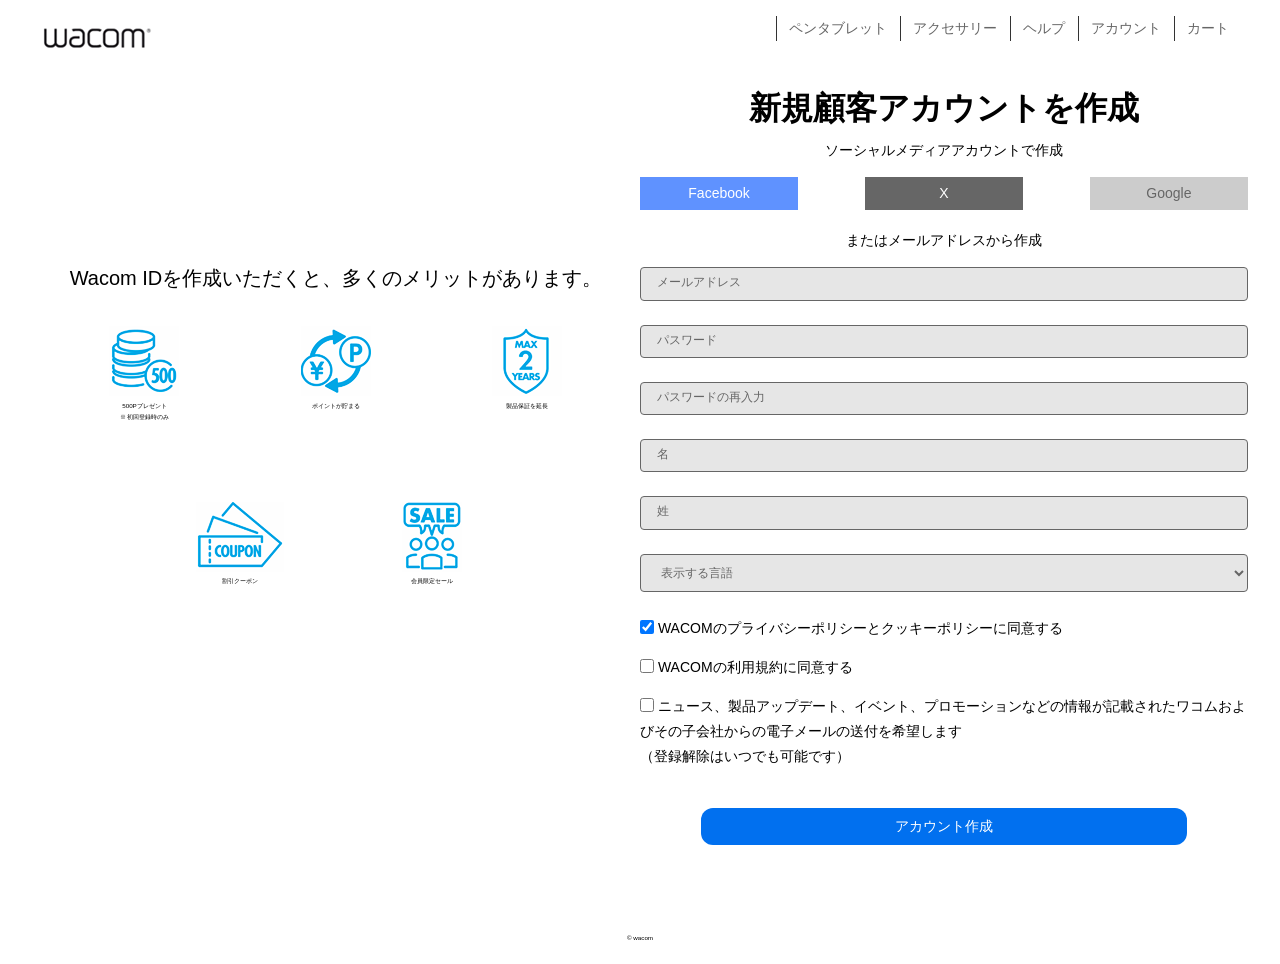
<file: type01.html>
<!DOCTYPE html>
<html lang="ja">
<head>
    <meta charset="UTF-8">
    <meta name="viewport" content="width=device-width, initial-scale=1.0">
    <title>新規顧客アカウントの作成|wacom</title>
    <link rel="stylesheet" href="css/reset.css">
    <link rel="stylesheet" href="css/drawer.css">
    <link rel="stylesheet" href="css/01.css">
</head>
<body>
    <header>
        <p><a href="#"><img src="images/wacom_logo.png" alt="wacom"></a></p>
        <!-- ハンバーガーメニュー部分 -->
        <input type="checkbox" id="toggle">
        <label for="toggle" id="menu-button">
                <span></span>
                <span class="sr-only">メニューを開く</span>
        </label>
        <nav id="drawer">
            <ul>
                <li><a href="#">ペンタブレット</a></li>
                <li><a href="#">アクセサリー</a></li>
                <li><a href="#">ヘルプ</a></li>
                <li><a href="#">アカウント</a></li>
                <li><a href="#">カート</a></li>
            </ul>
        </nav>
    </header>
    <main>
        <div>
            <h1>新規顧客アカウントを作成</h1>
            <section id="sns">
                <h2>ソーシャルメディアアカウントで作成</h2>
                <ul>
                    <li><a href="#">Facebook</a></li>
                    <li><a href="#">X</a></li>
                    <li><a href="#">Google</a></li>
                </ul>
            </section>
            <section id="account_form">
                <h2>またはメールアドレスから作成</h2>
                <form action="#" method="post">
                    <label for="mail">メールアドレス</label>
                    <input type="email" id="mail" placeholder="メールアドレス" name="mail">
                    <label for="pass">パスワード</label>
                    <input type="password" id="pass" placeholder="パスワード" name="pass">
                    <label for="pass2">パスワードの再入力</label>
                    <input type="password" id="pass2" placeholder="パスワードの再入力" name="pass2">
                    <label for="mei">名</label>
                    <input type="text" id="mei" placeholder="名" name="mei">
                    <label for="sei">姓</label>
                    <input type="text" id="sei" placeholder="姓" name="sei">
                    <label for="lang">表示する言語</label>
                    <select name="langage" id="lang">
                        <option value="no">表示する言語</option>
                        <option value="japanese">日本語</option>
                        <option value="english">English</option>
                    </select>
                    <div>
                        <label><input type="checkbox" name="agree1" value="OK" checked> WACOMのプライバシーポリシーとクッキーポリシーに同意する</label>
                        <label><input type="checkbox" name="agree2" value="OK"> WACOMの利用規約に同意する</label>
                        <label><input type="checkbox" name="agree3" value="OK"> ニュース、製品アップデート、イベント、プロモーションなどの情報が記載されたワコムおよびその子会社からの電子メールの送付を希望します<br>
                            （登録解除はいつでも可能です）</label>
                    </div>
                    <input type="submit" value="アカウント作成">
                </form>
            </section>
        </div>
        <section id="merit">
            <h2>Wacom IDを作成いただくと、多くのメリットがあります。</h2>
            <ul>
                <li><img src="images/bg_1.png" alt="ポイントプレゼント"><br>500Pプレゼント<br>※ 初回登録時のみ</li>
                <li><img src="images/bg_2.png" alt="ポイント貯まる"><br>ポイントが貯まる</li>
                <li><img src="images/bg_3.png" alt="保証延長"><br>製品保証を延長</li>
                <li><img src="images/bg_4.png" alt="割引クーポン"><br>割引クーポン</li>
                <li><img src="images/bg_5.png" alt="会員限定セール"><br>会員限定セール</li>
            </ul>
        </section>
    </main>
    <footer>
        <p><small>&copy; wacom</small></p>
    </footer>
</body>
</html>
</file>
<file: css/drawer.css>
/* ハンバーガーボタン */
#menu-button{
    display: grid;
    place-items: center;
    width: 42px;
    aspect-ratio: 1/1;
    /* border: 1px solid #333; */
    border-radius: 6px;
    background-color: #ccc;
    padding: 8px;
    cursor: pointer;
    position: fixed;
    top: 22px;
    right: 32px;
    z-index: 100;

    span,
    span::after,
    span::before {
        position: absolute;
        display: block;
        content: "";
        width: 70%;
        height:3px;
        background-color: #666;
        transition: all 0.5s;
    }
    span::before{
        top: -10px;
        width: 100%;
    }
    span::after {
        bottom: -10px;
        width: 100%;
    }
    /* スクリーンリーダー用 */
    .sr-only {
        position: absolute;
        width: 1px;
        height: 1px;
        padding: 0;
        margin: -1px;
        overflow: hidden;
        clip: rect(0,0,0,0);
        border: 0;
    }
}
/* ボタンのアニメーション */
input[type="checkbox"]:checked + #menu-button span {
    background-color: transparent;
}
input[type="checkbox"]:checked + #menu-button span::before {
    top: 0;
    transform: rotate(45deg);
}
input[type="checkbox"]:checked + #menu-button span::after {
    bottom: 0;
    transform: rotate(-45deg);
}

/* チェックボックスは非表示 */
#toggle {
    display: none;
}

/* ドロワーメニューのスタイル */
#drawer {
    position: fixed;
    left: 0;
    top: 0;
    width: 100%;
    height: 100vh;
    padding: 100px 32px ;
    background-color: rgba(0, 0, 0, 0.7);
    overflow-x: hidden;
    overflow-y: auto;
    transition: all 0.3s ease-in-out;
    transform: translateX(100%);

    li {
        padding: 1em;
        border-bottom: 1px solid #fff;
        margin-bottom: 1em;
    }
    a {
        color: #fff;
        font-size: 1.4rem;
    }
}

/* ボタンを押してドロワーを表示 */
#toggle:checked + #menu-button + #drawer {
    transform: translateX(0);
}


/* 768px以上（タブレット・PC）の画面幅の時 */
@media (min-width: 768px) {
    /* ハンバーガーボタン */
    #menu-button {
        display: none;
    }
    
}
</file>
<file: css/01.css>
html,body{
    font-size: 62.5%;
    font-family: Arial, Helvetica, sans-serif;
    line-height: 1.8;
    background-color: #fff;
}
h1{
    font-size: 2.4rem;
    font-weight: 700;
    text-align: center;
}
h2{
    font-size: 1.2rem;
    text-align: center;
    margin-bottom: 1em;
}


header{
    padding: 1.6rem 1.6rem 2.6rem 1.6rem;
}
main{
    padding: 0 3.2rem 3.2rem 3.2rem;
}
#sns{
    ul{
        display: flex;
        flex-flow: row wrap;
        justify-content: space-between;
        padding-bottom: 1rem;

        >li{
            flex: 0 1 26%;

            >a{
                display: block;
                padding: 0.4rem;
                background-color: #5F92FF;
                text-align: center;
                font-size: 1.4rem;
                font-weight: 500;
                color: #fff;
            }
        }
        >li:nth-child(2)>a{
            background-color: #666;
        }
        >li:nth-child(3)>a{
            background-color: #ccc;
            color: #666;
        }
    }
}
#account_form{
    padding: 0.8rem 0 0 0;

    >form{
        display: flex;
        flex-flow: column wrap;
        justify-content: center;
        row-gap: 2.4rem;

        >input+label,
        >label:first-of-type{
            position: absolute;
            width: 1px;
            height: 1px;
            clip-path: inset(100%);
            overflow: hidden;
        }
        >input[type=text],
        >input[type=email],
        >input[type=password]{
            border: 1px solid #666;
            border-radius: 4px;
            background-color: #E6E6E6;
            padding: 1rem 1.6rem;

            &::placeholder{
                color: #666;
                font-size: 1.2rem;
            }
        }
        >select{
            border: 1px solid #666;
            border-radius: 4px;
            background-color: #E6E6E6;
            padding: 1rem 1.6rem;
            appearance: base-select;
            font-size: 1.2rem;
            color: #666;
        }
        >div{
            label{
                font-size: 1.4rem;
                display: block;
                margin-bottom: 1em;

                >input[type=checkbox]{
                    border: 1px solid #666;
                    width: 1.4rem;
                    height: 1.4rem;
                    vertical-align: text-top;
                    background-color: #E6E6E6;
                }
            }
        }
        >input[type=submit]{
            width: 80%;
            margin: 0 auto;
            text-align: center;
            padding: 0.6rem;
            font-size: 1.4rem;
            font-weight: 500;
            color: #fff;
            background-color: #0170EF;
            border-radius: 1.2rem;
            border: 0px;
        }
    }
}
#merit{
    display: none;
}
footer{
    padding: 1rem 1rem 2rem;
    >p{
        text-align: center;
    }
}

@media (min-width:768px){
    h1{
        font-size: 3.2rem;
        /* font-weight: 700;
        text-align: center; */
    }
    h2{
        font-size: 1.4rem;
        /* text-align: center;
        margin-bottom: 1em; */
    }
    header{
        padding: 1.6rem 3%;
        display: flex;
        flex-flow: row nowrap;
        justify-content: space-between;

    }
    /* ドロワーメニュー */
    #drawer {
        position: static;
        /* left: 0;
        top: 0; */
        width: auto;
        height: auto;
        padding: 0 ;
        background-color: transparent;
        overflow-x: auto;
        overflow-y: auto;
        transition: all 0.3s ease-in-out;
        transform: translateX(0);
        >ul{
            display: flex;
            flex-flow: row nowrap;
            justify-content: flex-end;

            li {
                padding:  0 2em;
                border-bottom: 0px;
                margin-bottom: 0;
                border-left: 1px solid #333;
            }
            a {
                color: #666;
                font-size: 1.4rem;
            }
        }
    }
    main{
        padding: 0 3.2rem 3.2rem 3.2rem;
        display: flex;
        flex-flow: row-reverse nowrap;
        justify-content: center;

        >div,#merit{
            flex: 0 1 50%;
        }
    }
    
    #merit{
        display: block;
        height: 90dvh;
        padding-top: 20dvh;
        >h2{
            font-size: 2rem;
            margin-bottom: 1.5em;
        }

        >ul{
            display: flex;
            flex-flow: row wrap;
            justify-content: center;
            align-content: center;
            gap: 8rem 1.5%;

            >li{
                flex: 0 1 30%;
                text-align: center;
            }
        }
    }
}
</file>
